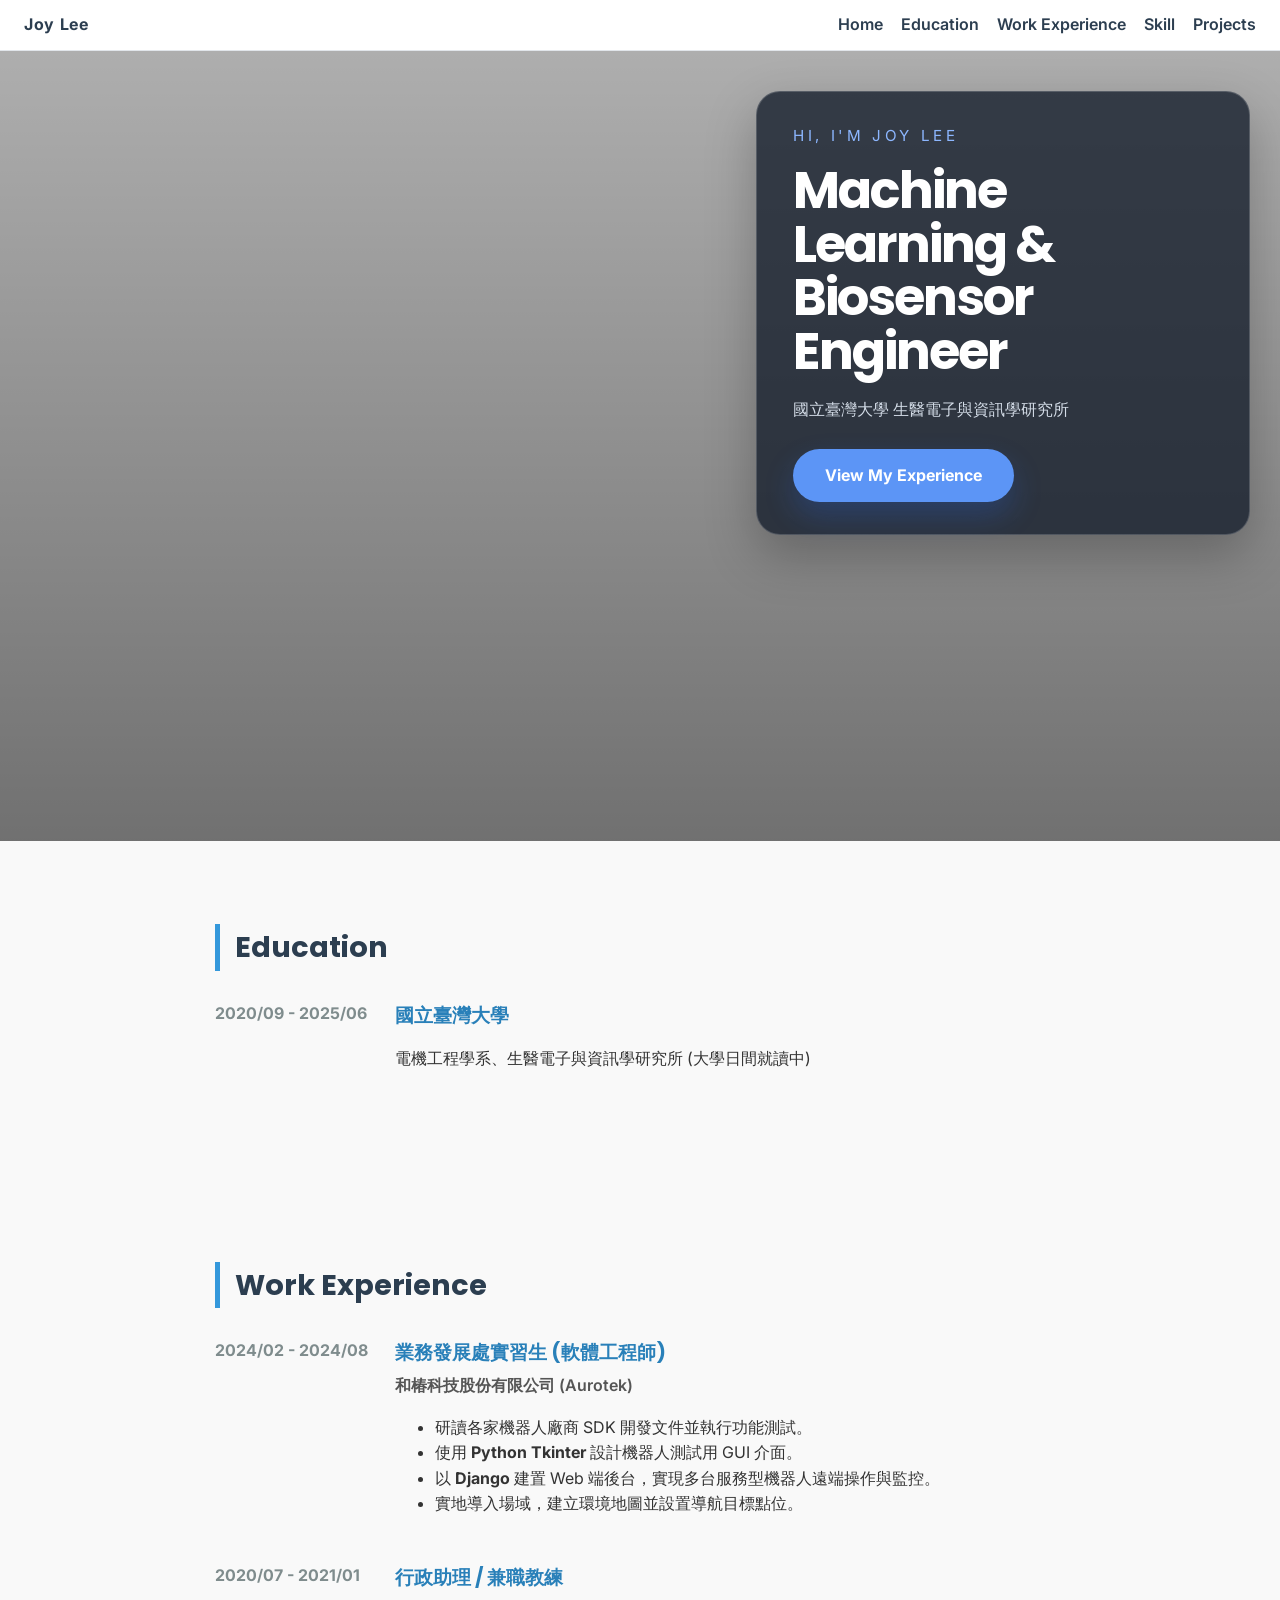
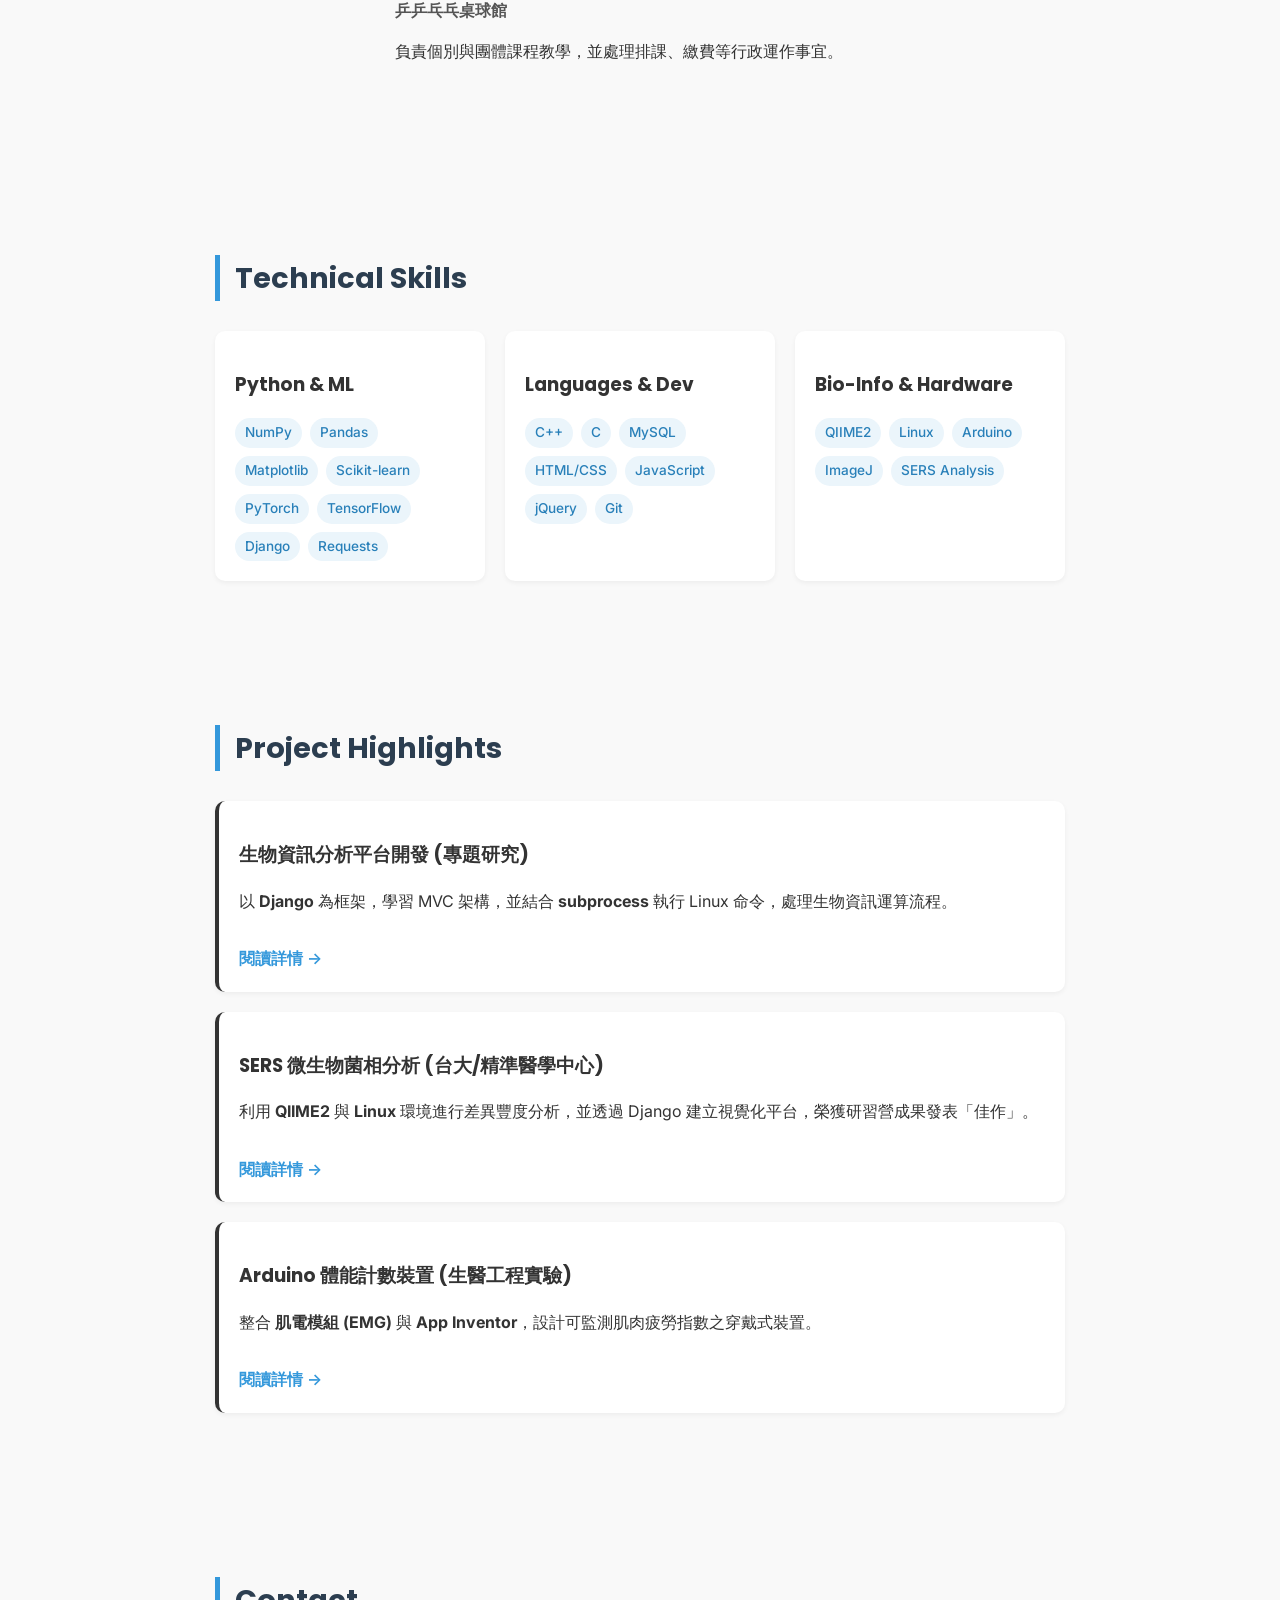
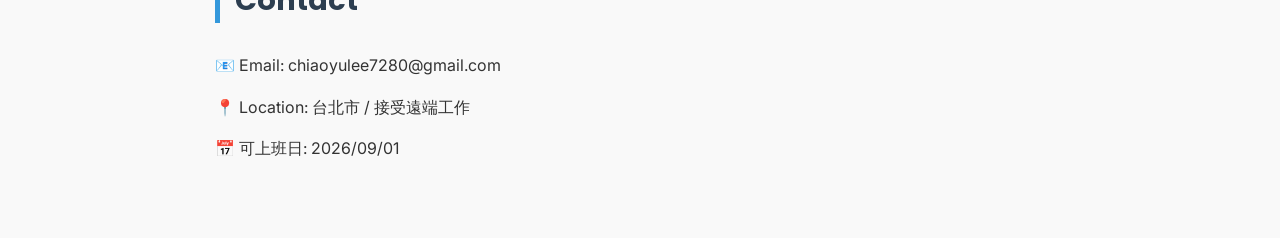
<file: index.html>
<!DOCTYPE html>
<html lang="zh-Hant">

<head>
  <meta charset="UTF-8">
  <title>Joy Lee | Portfolio</title>
  <meta name="viewport" content="width=device-width, initial-scale=1.0">
  <link rel="preconnect" href="https://fonts.googleapis.com">
  <link rel="preconnect" href="https://fonts.gstatic.com" crossorigin>
  <link
    href="https://fonts.googleapis.com/css2?family=Inter:wght@400;500;600;700&family=Poppins:wght@500;600;700&display=swap"
    rel="stylesheet">
  <link rel="stylesheet" href="style.css">

  <header class="site-header">
    <div class="site-branding">
      <span>Joy Lee</span>
    </div>
    <nav class="site-nav">
      <a href="#home">Home</a>
      <a href="#about">Education</a>
      <a href="#experience">Work Experience</a>
      <a href="#skills">Skill</a>
      <a href="#projects">Projects</a>
    </nav>
  </header>

  <div class="banner" id="home">
    <div class="banner-content">
      <p class="eyebrow">Hi, I'm Joy Lee</p>
      <h1>Machine Learning & Biosensor Engineer</h1>
      <p class="subtitle">國立臺灣大學 生醫電子與資訊學研究所</p>
      <a href="#experience" class="btn">View My Experience</a>
    </div>
  </div>

  <section id="about">
    <h2>Education</h2>
    <div class="info-item">
      <div class="date">2020/09 - 2025/06</div>
      <div class="content">
        <h3>國立臺灣大學</h3>
        <p>電機工程學系、生醫電子與資訊學研究所 (大學日間就讀中)</p>
      </div>
    </div>
  </section>

  <section id="experience">
    <h2>Work Experience</h2>

    <div class="info-item">
      <div class="date">2024/02 - 2024/08</div>
      <div class="content">
        <h3>業務發展處實習生 (軟體工程師)</h3>
        <p class="company">和椿科技股份有限公司 (Aurotek)</p>
        <ul>
          <li>研讀各家機器人廠商 SDK 開發文件並執行功能測試。</li>
          <li>使用 <strong>Python Tkinter</strong> 設計機器人測試用 GUI 介面。</li>
          <li>以 <strong>Django</strong> 建置 Web 端後台，實現多台服務型機器人遠端操作與監控。</li>
          <li>實地導入場域，建立環境地圖並設置導航目標點位。</li>
        </ul>
      </div>
    </div>

    <div class="info-item">
      <div class="date">2020/07 - 2021/01</div>
      <div class="content">
        <h3>行政助理 / 兼職教練</h3>
        <p class="company">乒乒乓乓桌球館</p>
        <p>負責個別與團體課程教學，並處理排課、繳費等行政運作事宜。</p>
      </div>
    </div>
  </section>

  <section id="skills">
    <h2>Technical Skills</h2>
    <div class="skills-grid">
      <div class="skill-card">
        <h3>Python & ML</h3>
        <div class="tags">
          <span>NumPy</span><span>Pandas</span><span>Matplotlib</span><span>Scikit-learn</span>
          <span>PyTorch</span><span>TensorFlow</span><span>Django</span><span>Requests</span>
        </div>
      </div>
      <div class="skill-card">
        <h3>Languages & Dev</h3>
        <div class="tags">
          <span>C++</span><span>C</span><span>MySQL</span><span>HTML/CSS</span>
          <span>JavaScript</span><span>jQuery</span><span>Git</span>
        </div>
      </div>
      <div class="skill-card">
        <h3>Bio-Info & Hardware</h3>
        <div class="tags">
          <span>QIIME2</span><span>Linux</span><span>Arduino</span><span>ImageJ</span><span>SERS Analysis</span>
        </div>
      </div>
    </div>
  </section>

  <section id="projects">
    <h2>Project Highlights</h2>
    <a href="project1.html" class="project-link">
      <div class="project">
        <h3>生物資訊分析平台開發 (專題研究)</h3>
        <p>以 <strong>Django</strong> 為框架，學習 MVC 架構，並結合 <strong>subprocess</strong> 執行 Linux 命令，處理生物資訊運算流程。</p>
        <span class="project-cta">閱讀詳情 →</span>
      </div>
    </a>
    <a href="project2.html" class="project-link">
      <div class="project">
        <h3>SERS 微生物菌相分析 (台大/精準醫學中心)</h3>
        <p>利用 <strong>QIIME2</strong> 與 <strong>Linux</strong> 環境進行差異豐度分析，並透過 Django 建立視覺化平台，榮獲研習營成果發表「佳作」。</p>
        <span class="project-cta">閱讀詳情 →</span>
      </div>
    </a>
    <a href="project3.html" class="project-link">
      <div class="project">
        <h3>Arduino 體能計數裝置 (生醫工程實驗)</h3>
        <p>整合 <strong>肌電模組 (EMG)</strong> 與 <strong>App Inventor</strong>，設計可監測肌肉疲勞指數之穿戴式裝置。</p>
        <span class="project-cta">閱讀詳情 →</span>
      </div>
    </a>
  </section>

  <section id="contact">
    <h2>Contact</h2>
    <p>📧 Email: chiaoyulee7280@gmail.com</p>
    <p>📍 Location: 台北市 / 接受遠端工作</p>
    <p>📅 可上班日: 2026/09/01</p>
  </section>

  <script src="script.js"></script>
  </body>

</html>
</file>
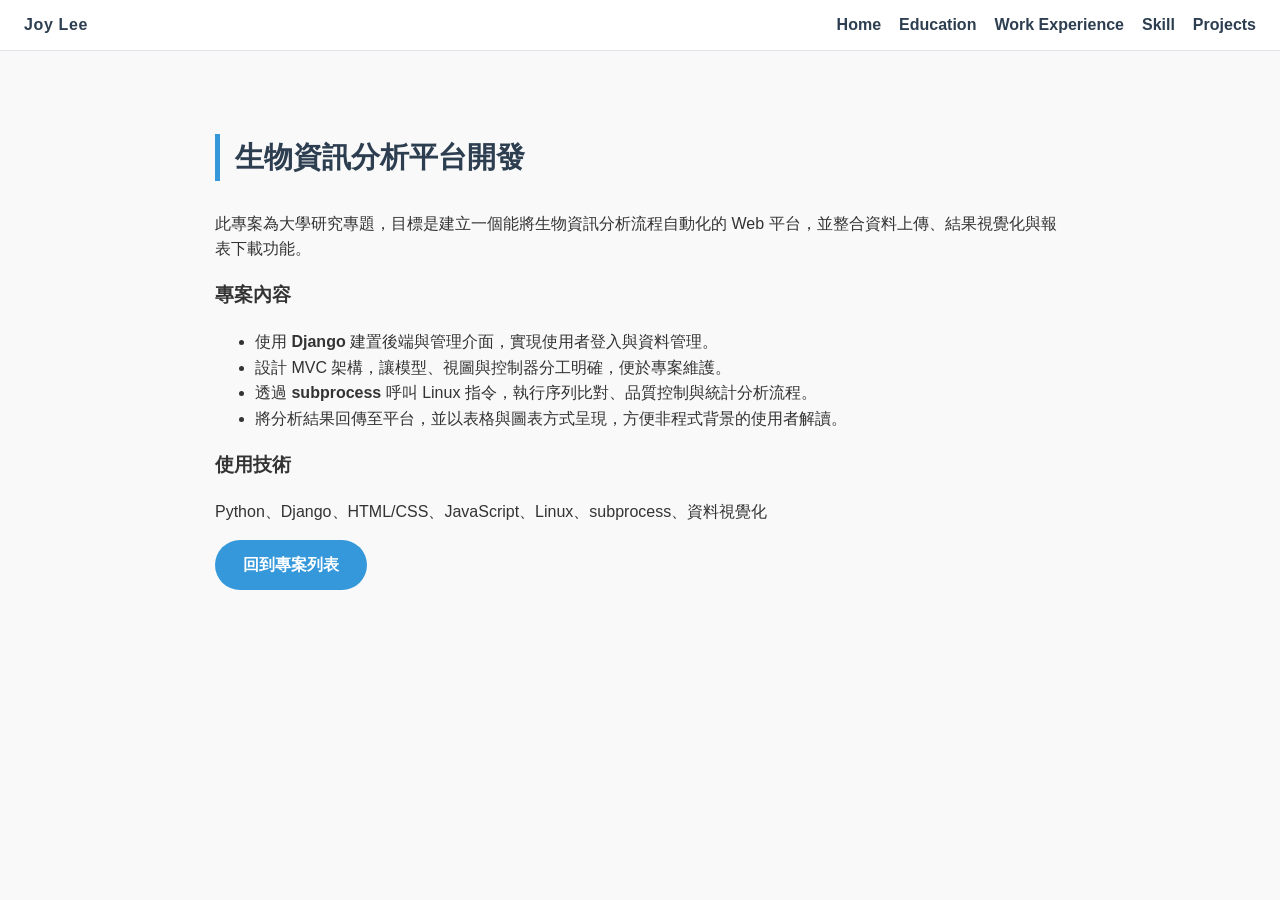
<file: project1.html>
<!DOCTYPE html>
<html lang="zh-Hant">

<head>
    <meta charset="UTF-8">
    <title>生物資訊分析平台開發 | Joy Lee</title>
    <meta name="viewport" content="width=device-width, initial-scale=1.0">
    <link rel="stylesheet" href="style.css">
</head>

<body>
    <header class="site-header">
        <div class="site-branding">
            <span>Joy Lee</span>
        </div>
        <nav class="site-nav">
            <a href="index.html#home">Home</a>
            <a href="index.html#about">Education</a>
            <a href="index.html#experience">Work Experience</a>
            <a href="index.html#skills">Skill</a>
            <a href="index.html#projects">Projects</a>
        </nav>
    </header>

    <section>
        <h2>生物資訊分析平台開發</h2>
        <p>此專案為大學研究專題，目標是建立一個能將生物資訊分析流程自動化的 Web 平台，並整合資料上傳、結果視覺化與報表下載功能。</p>

        <h3>專案內容</h3>
        <ul>
            <li>使用 <strong>Django</strong> 建置後端與管理介面，實現使用者登入與資料管理。</li>
            <li>設計 MVC 架構，讓模型、視圖與控制器分工明確，便於專案維護。</li>
            <li>透過 <strong>subprocess</strong> 呼叫 Linux 指令，執行序列比對、品質控制與統計分析流程。</li>
            <li>將分析結果回傳至平台，並以表格與圖表方式呈現，方便非程式背景的使用者解讀。</li>
        </ul>

        <h3>使用技術</h3>
        <p>Python、Django、HTML/CSS、JavaScript、Linux、subprocess、資料視覺化</p>

        <a href="index.html#projects" class="btn">回到專案列表</a>
    </section>
</body>

</html>
</file>
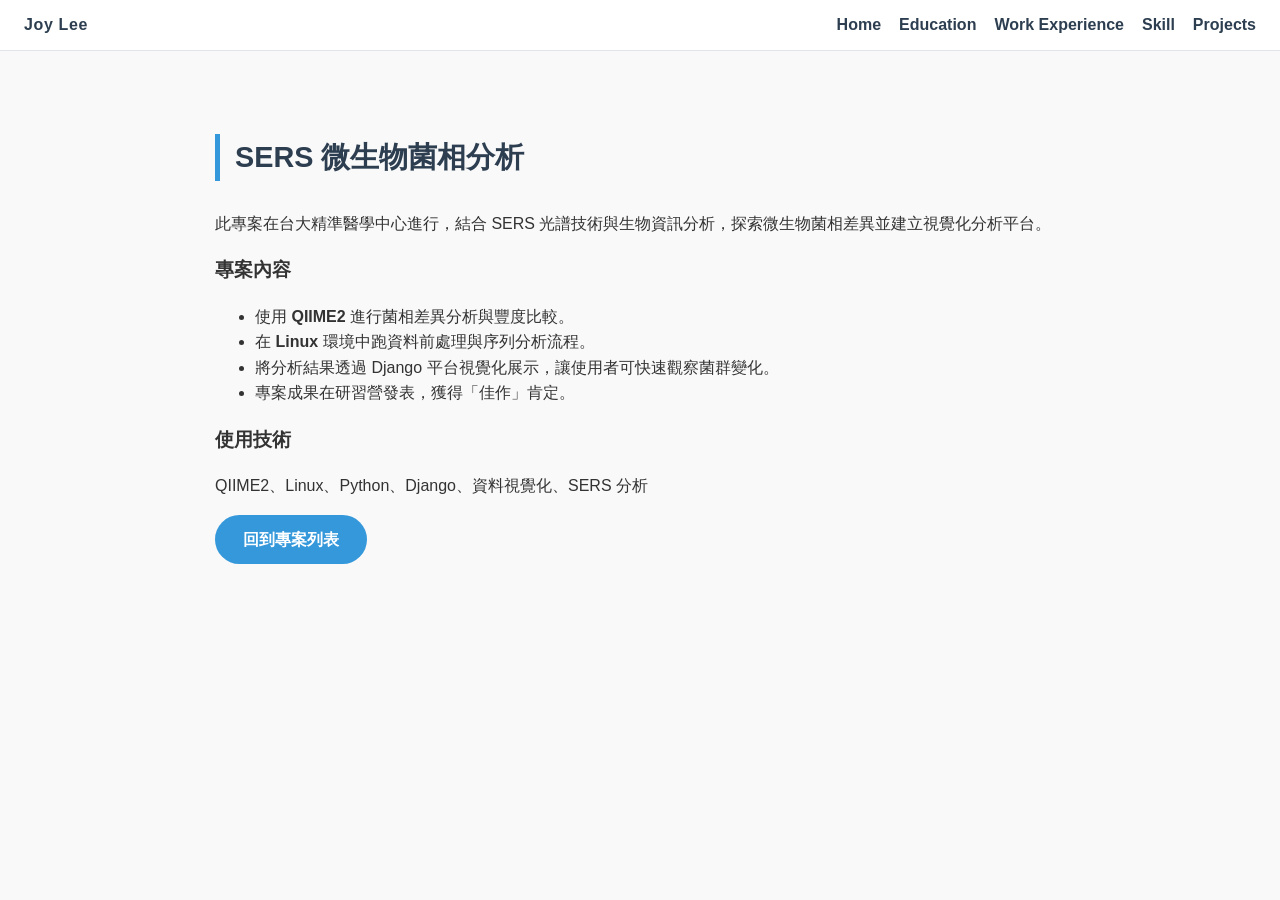
<file: project2.html>
<!DOCTYPE html>
<html lang="zh-Hant">

<head>
    <meta charset="UTF-8">
    <title>SERS 微生物菌相分析 | Joy Lee</title>
    <meta name="viewport" content="width=device-width, initial-scale=1.0">
    <link rel="stylesheet" href="style.css">
</head>

<body>
    <header class="site-header">
        <div class="site-branding">
            <span>Joy Lee</span>
        </div>
        <nav class="site-nav">
            <a href="index.html#home">Home</a>
            <a href="index.html#about">Education</a>
            <a href="index.html#experience">Work Experience</a>
            <a href="index.html#skills">Skill</a>
            <a href="index.html#projects">Projects</a>
        </nav>
    </header>

    <section>
        <h2>SERS 微生物菌相分析</h2>
        <p>此專案在台大精準醫學中心進行，結合 SERS 光譜技術與生物資訊分析，探索微生物菌相差異並建立視覺化分析平台。</p>

        <h3>專案內容</h3>
        <ul>
            <li>使用 <strong>QIIME2</strong> 進行菌相差異分析與豐度比較。</li>
            <li>在 <strong>Linux</strong> 環境中跑資料前處理與序列分析流程。</li>
            <li>將分析結果透過 Django 平台視覺化展示，讓使用者可快速觀察菌群變化。</li>
            <li>專案成果在研習營發表，獲得「佳作」肯定。</li>
        </ul>

        <h3>使用技術</h3>
        <p>QIIME2、Linux、Python、Django、資料視覺化、SERS 分析</p>

        <a href="index.html#projects" class="btn">回到專案列表</a>
    </section>
</body>

</html>
</file>
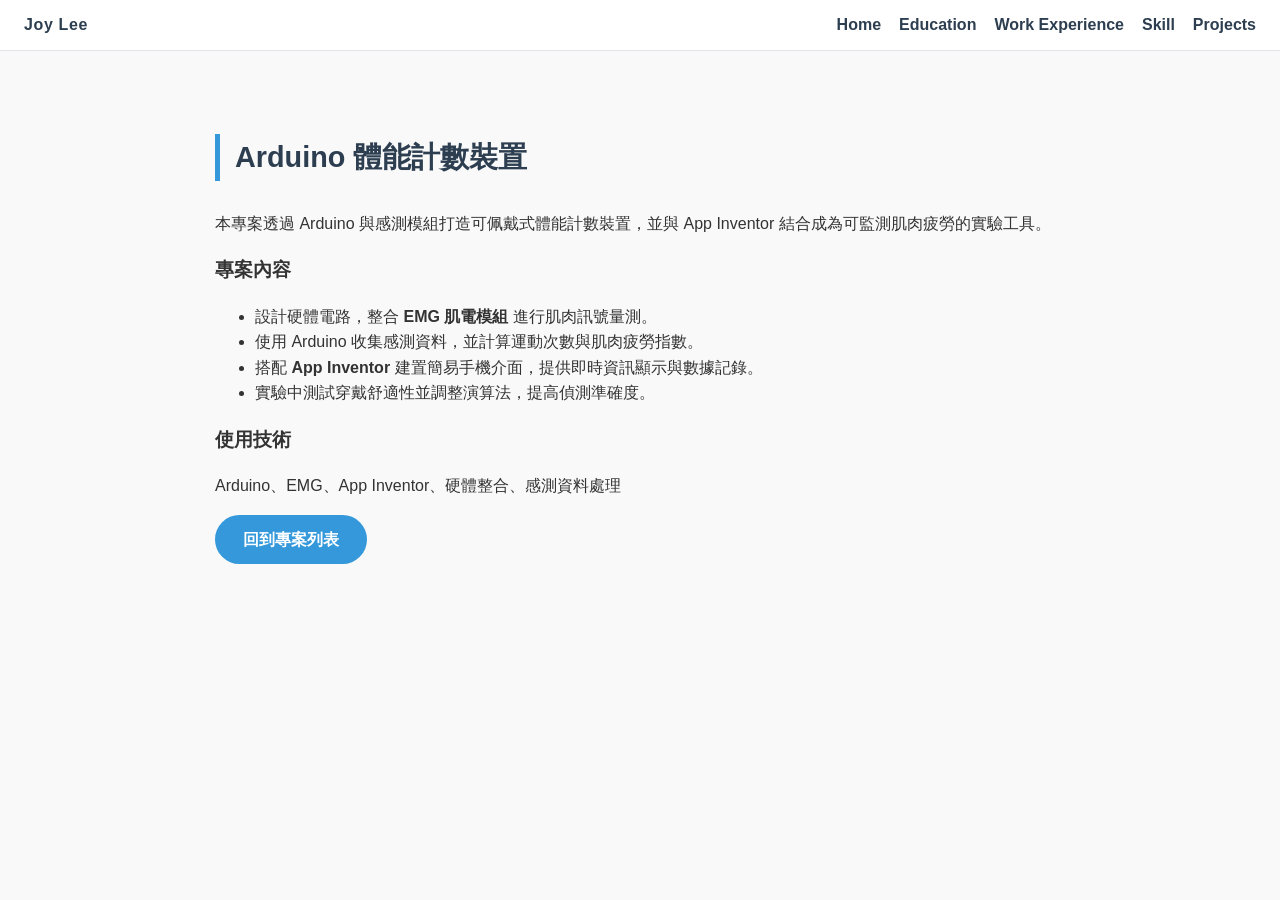
<file: project3.html>
<!DOCTYPE html>
<html lang="zh-Hant">

<head>
    <meta charset="UTF-8">
    <title>Arduino 體能計數裝置 | Joy Lee</title>
    <meta name="viewport" content="width=device-width, initial-scale=1.0">
    <link rel="stylesheet" href="style.css">
</head>

<body>
    <header class="site-header">
        <div class="site-branding">
            <span>Joy Lee</span>
        </div>
        <nav class="site-nav">
            <a href="index.html#home">Home</a>
            <a href="index.html#about">Education</a>
            <a href="index.html#experience">Work Experience</a>
            <a href="index.html#skills">Skill</a>
            <a href="index.html#projects">Projects</a>
        </nav>
    </header>

    <section>
        <h2>Arduino 體能計數裝置</h2>
        <p>本專案透過 Arduino 與感測模組打造可佩戴式體能計數裝置，並與 App Inventor 結合成為可監測肌肉疲勞的實驗工具。</p>

        <h3>專案內容</h3>
        <ul>
            <li>設計硬體電路，整合 <strong>EMG 肌電模組</strong> 進行肌肉訊號量測。</li>
            <li>使用 Arduino 收集感測資料，並計算運動次數與肌肉疲勞指數。</li>
            <li>搭配 <strong>App Inventor</strong> 建置簡易手機介面，提供即時資訊顯示與數據記錄。</li>
            <li>實驗中測試穿戴舒適性並調整演算法，提高偵測準確度。</li>
        </ul>

        <h3>使用技術</h3>
        <p>Arduino、EMG、App Inventor、硬體整合、感測資料處理</p>

        <a href="index.html#projects" class="btn">回到專案列表</a>
    </section>
</body>

</html>
</file>
<file: style.css>
/* 全域設定 */
body {
    margin: 0;
    font-family: 'Inter', 'Segoe UI', Tahoma, Geneva, Verdana, sans-serif;
    color: #333;
    line-height: 1.6;
    background-color: #f9f9f9;
}

h1,
h2,
h3 {
    font-family: 'Poppins', 'Segoe UI', Tahoma, Geneva, Verdana, sans-serif;
}

.site-header {
    position: sticky;
    top: 0;
    z-index: 50;
    display: flex;
    justify-content: space-between;
    align-items: center;
    padding: 12px 24px;
    background: rgba(255, 255, 255, 0.95);
    backdrop-filter: blur(10px);
    border-bottom: 1px solid #e1e5ea;
}

.site-branding span {
    font-weight: 700;
    color: #2c3e50;
    letter-spacing: 0.04em;
}

.site-nav {
    display: flex;
    gap: 18px;
    flex-wrap: wrap;
}

.site-nav a {
    color: #2c3e50;
    text-decoration: none;
    font-weight: 600;
    transition: color 0.2s ease, transform 0.2s ease;
}

.site-nav a:hover {
    color: #3498db;
    transform: translateY(-1px);
}

.banner {
    min-height: 80vh;
    background: linear-gradient(180deg, rgba(0, 0, 0, 0.3) 0%, rgba(0, 0, 0, 0.55) 100%),
        url("https://images.unsplash.com/photo-1518770660439-4636190af475");
    background-size: cover;
    background-position: center;
    display: flex;
    align-items: flex-start;
    justify-content: flex-end;
    padding: 40px 30px 30px 30px;
    color: white;
}

.banner-content {
    max-width: 420px;
    z-index: 50;
    background: rgba(18, 27, 41, 0.78);
    border: 1px solid rgba(255, 255, 255, 0.18);
    border-radius: 24px;
    padding: 32px 36px;
    text-align: left;
    box-shadow: 0 20px 50px rgba(0, 0, 0, 0.25);
}

.banner-content .eyebrow {
    margin: 0 0 16px;
    font-size: 0.95rem;
    letter-spacing: 0.24em;
    text-transform: uppercase;
    color: #8db7ff;
}

.banner-content h1 {
    margin: 0 0 18px;
    font-size: clamp(2.5rem, 4vw, 4rem);
    line-height: 1.05;
    letter-spacing: -0.04em;
}

.banner-content .subtitle {
    margin: 0 0 26px;
    font-size: 1rem;
    opacity: 0.88;
    color: #ebf4ff;
}

.banner .btn {
    padding: 14px 32px;
    background: rgba(94, 154, 255, 0.95);
    border-radius: 999px;
    box-shadow: 0 14px 30px rgba(38, 108, 255, 0.22);
}

section {
    padding: 60px 20px;
    max-width: 850px;
    margin: auto;
}

h2 {
    font-size: 1.8rem;
    color: #2c3e50;
    border-left: 5px solid #3498db;
    padding-left: 15px;
    margin-bottom: 30px;
}

/* 經歷條目排版 */
.info-item {
    display: flex;
    margin-bottom: 30px;
}

.date {
    min-width: 180px;
    font-weight: bold;
    color: #7f8c8d;
}

.content h3 {
    margin: 0;
    color: #2980b9;
}

.company {
    font-weight: 600;
    color: #555;
    margin: 5px 0;
}

/* 技能標籤 */
.skills-grid {
    display: grid;
    grid-template-columns: repeat(auto-fit, minmax(250px, 1fr));
    gap: 20px;
}

.skill-card {
    background: white;
    padding: 20px;
    border-radius: 10px;
    box-shadow: 0 2px 5px rgba(0, 0, 0, 0.05);
}

.tags {
    display: flex;
    flex-wrap: wrap;
    gap: 8px;
}

.tags span {
    background: #ebf5fb;
    color: #2980b9;
    padding: 4px 10px;
    border-radius: 15px;
    font-size: 0.85rem;
    font-weight: 500;
}

/* 專案卡片 */
.project-link {
    display: block;
    text-decoration: none;
    color: inherit;
}

.project-link .project {
    background: white;
    padding: 20px;
    border-radius: 10px;
    border-left: 4px solid #333;
    margin-bottom: 20px;
    box-shadow: 0 2px 5px rgba(0, 0, 0, 0.05);
    transition: transform 0.2s ease, border-color 0.2s ease, box-shadow 0.2s ease;
}

.project-link:hover .project {
    transform: translateY(-3px);
    border-color: #3498db;
    box-shadow: 0 8px 20px rgba(0, 0, 0, 0.12);
}

.project-cta {
    display: inline-block;
    margin-top: 16px;
    color: #3498db;
    font-weight: 600;
}

.btn {
    display: inline-block;
    padding: 12px 28px;
    background: #3498db;
    color: white;
    text-decoration: none;
    border-radius: 30px;
    transition: 0.3s ease;
    font-weight: bold;
}

.btn:hover {
    background: #2980b9;
    transform: translateY(-2px);
}

/* 手機版適應 */
@media (max-width: 600px) {
    .info-item {
        flex-direction: column;
    }

    .date {
        margin-bottom: 5px;
    }
}
</file>
